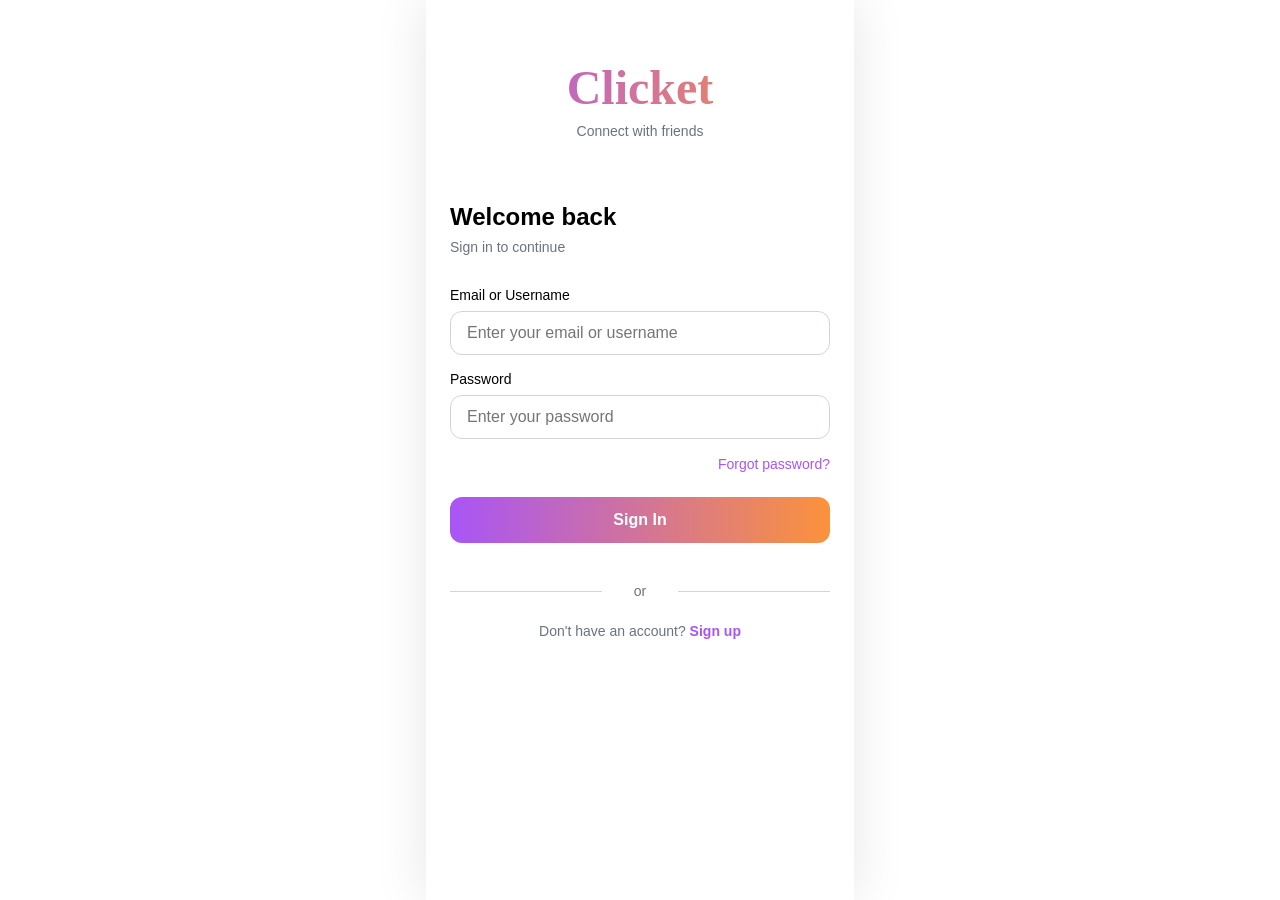
<file: index.html>
<!DOCTYPE html>
<html lang="en">
<head>
    <meta charset="UTF-8">
    <meta name="viewport" content="width=device-width, initial-scale=1.0">
    <title>Clicket - Login</title>
    <style>
        * {
            margin: 0;
            padding: 0;
            box-sizing: border-box;
        }

        body {
            font-family: -apple-system, BlinkMacSystemFont, 'Segoe UI', Roboto, Oxygen, Ubuntu, Cantarell, sans-serif;
            min-height: 100vh;
            background: white;
            display: flex;
            flex-direction: column;
        }

        .app-container {
            width: 100%;
            max-width: 428px;
            margin: 0 auto;
            min-height: 100vh;
            background: white;
            display: flex;
            flex-direction: column;
            box-shadow: 0 0 50px rgba(0, 0, 0, 0.1);
        }

        .header {
            padding: 60px 24px 40px 24px;
            text-align: center;
        }

        .logo {
            font-size: 3rem;
            font-family: cursive;
            font-weight: bold;
            background: linear-gradient(to right, #a855f7, #fb923c);
            -webkit-background-clip: text;
            -webkit-text-fill-color: transparent;
            background-clip: text;
            margin-bottom: 8px;
        }

        .tagline {
            color: #6b7280;
            font-size: 0.875rem;
        }

        .content {
            flex: 1;
            padding: 24px;
            display: flex;
            flex-direction: column;
        }

        .welcome-text {
            margin-bottom: 32px;
        }

        .welcome-text h2 {
            font-size: 1.5rem;
            margin-bottom: 8px;
        }

        .welcome-text p {
            color: #6b7280;
            font-size: 0.875rem;
        }

        .form-group {
            margin-bottom: 16px;
        }

        .form-group label {
            display: block;
            margin-bottom: 8px;
            font-size: 0.875rem;
            font-weight: 500;
        }

        .form-group input {
            width: 100%;
            padding: 12px 16px;
            border: 1px solid #d1d5db;
            border-radius: 12px;
            font-size: 1rem;
        }

        .form-group input:focus {
            outline: none;
            border-color: #a855f7;
        }

        .forgot-password {
            text-align: right;
            margin-bottom: 24px;
        }

        .forgot-password a {
            color: #a855f7;
            text-decoration: none;
            font-size: 0.875rem;
        }

        .btn-primary {
            width: 100%;
            padding: 14px;
            border-radius: 12px;
            background: linear-gradient(to right, #a855f7, #fb923c);
            color: white;
            font-weight: 600;
            font-size: 1rem;
            border: none;
            cursor: pointer;
            margin-bottom: 16px;
        }

        .divider {
            text-align: center;
            margin: 24px 0;
            color: #6b7280;
            font-size: 0.875rem;
            position: relative;
        }

        .divider::before,
        .divider::after {
            content: '';
            position: absolute;
            top: 50%;
            width: 40%;
            height: 1px;
            background: #d1d5db;
        }

        .divider::before {
            left: 0;
        }

        .divider::after {
            right: 0;
        }

        .signup-link {
            text-align: center;
            color: #6b7280;
            font-size: 0.875rem;
        }

        .signup-link a {
            color: #a855f7;
            text-decoration: none;
            font-weight: 600;
        }
    </style>
</head>
<body>
    <div class="app-container">
        <div class="header">
            <div class="logo">Clicket</div>
            <p class="tagline">Connect with friends</p>
        </div>

        <div class="content">
            <div class="welcome-text">
                <h2>Welcome back</h2>
                <p>Sign in to continue</p>
            </div>

            <form id="loginForm">
                <div class="form-group">
                    <label>Email or Username</label>
                    <input type="text" id="username" placeholder="Enter your email or username" required>
                </div>

                <div class="form-group">
                    <label>Password</label>
                    <input type="password" id="password" placeholder="Enter your password" required>
                </div>

                <div class="forgot-password">
                    <a href="#">Forgot password?</a>
                </div>

                <button type="submit" class="btn-primary">Sign In</button>

                <div class="divider">or</div>

                <div class="signup-link">
                    Don't have an account? <a href="signup.html">Sign up</a>
                </div>
            </form>
        </div>
    </div>

    <script>
        document.getElementById('loginForm').addEventListener('submit', function(e) {
            e.preventDefault();
            localStorage.setItem('isLoggedIn', 'true');
            localStorage.setItem('username', document.getElementById('username').value);
            window.location.href = 'home.html';
        });
    </script>
</body>
</html>
</file>
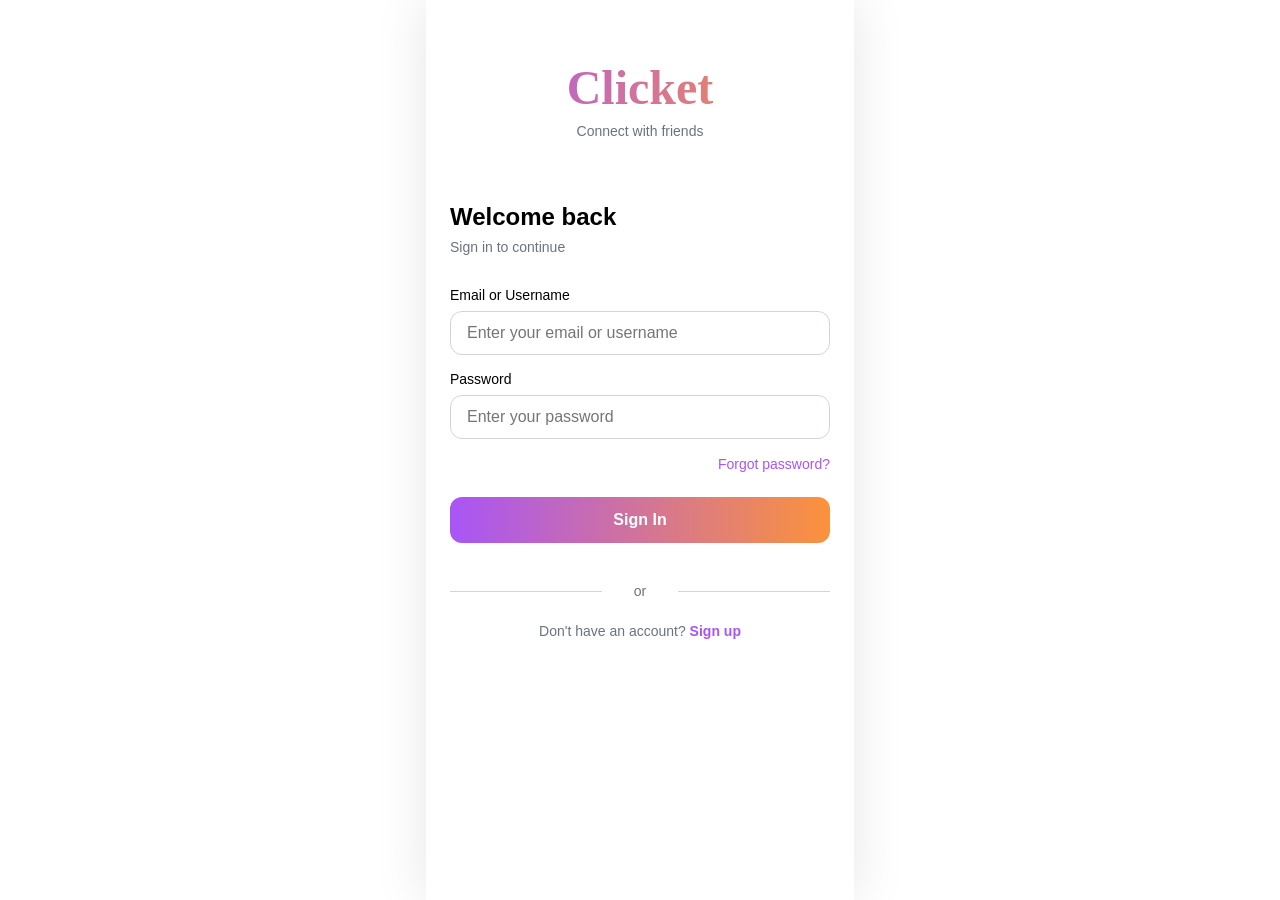
<file: edit-profile.html>
<!DOCTYPE html>
<html lang="en">
<head>
    <meta charset="UTF-8">
    <meta name="viewport" content="width=device-width, initial-scale=1.0">
    <title>Clicket - Edit Profile</title>
    <style>
        * {
            margin: 0;
            padding: 0;
            box-sizing: border-box;
        }

        body {
            font-family: -apple-system, BlinkMacSystemFont, 'Segoe UI', Roboto, Oxygen, Ubuntu, Cantarell, sans-serif;
            min-height: 100vh;
            background: white;
        }

        .app-container {
            width: 100%;
            max-width: 428px;
            margin: 0 auto;
            min-height: 100vh;
            background: white;
            display: flex;
            flex-direction: column;
        }

        .header {
            padding: 16px 24px;
            background: white;
            border-bottom: 1px solid #e5e7eb;
            display: flex;
            align-items: center;
            gap: 16px;
        }

        .back-btn {
            background: none;
            border: none;
            cursor: pointer;
            padding: 4px;
        }

        .back-btn svg {
            width: 24px;
            height: 24px;
            stroke: #000;
            fill: none;
            stroke-width: 2;
        }

        .header-title {
            font-size: 1.25rem;
            font-weight: 600;
        }

        .content {
            flex: 1;
            padding: 24px;
            overflow-y: auto;
            padding-bottom: 100px;
        }

        .profile-pic-section {
            display: flex;
            flex-direction: column;
            align-items: center;
            margin-bottom: 32px;
        }

        .profile-pic {
            width: 96px;
            height: 96px;
            border-radius: 50%;
            object-fit: cover;
            margin-bottom: 12px;
        }

        .change-photo-btn {
            color: #a855f7;
            font-size: 0.875rem;
            font-weight: 600;
            background: none;
            border: none;
            cursor: pointer;
        }

        .form-group {
            margin-bottom: 20px;
        }

        .form-group label {
            display: block;
            margin-bottom: 8px;
            font-size: 0.875rem;
            font-weight: 500;
            color: #374151;
        }

        .form-group input,
        .form-group textarea {
            width: 100%;
            padding: 12px 16px;
            border: 1px solid #d1d5db;
            border-radius: 12px;
            font-size: 1rem;
            font-family: inherit;
        }

        .form-group input:focus,
        .form-group textarea:focus {
            outline: none;
            border-color: #a855f7;
        }

        .form-group textarea {
            resize: vertical;
            min-height: 80px;
        }

        .btn-primary {
            width: 100%;
            padding: 14px;
            border-radius: 12px;
            background: linear-gradient(to right, #a855f7, #fb923c);
            color: white;
            font-weight: 600;
            font-size: 1rem;
            border: none;
            cursor: pointer;
            margin-bottom: 12px;
        }

        .bottom-nav {
            position: fixed;
            bottom: 0;
            width: 100%;
            max-width: 428px;
            background: black;
            padding: 16px 24px;
            display: flex;
            justify-content: space-around;
            align-items: center;
        }

        .nav-btn {
            background: none;
            border: none;
            color: white;
            cursor: pointer;
            padding: 8px;
            position: relative;
        }

        .nav-btn svg {
            width: 28px;
            height: 28px;
            stroke: white;
            fill: none;
            stroke-width: 2;
        }

        .nav-btn.active::before {
            content: '';
            position: absolute;
            top: -20px;
            left: 50%;
            transform: translateX(-50%);
            width: 60px;
            height: 4px;
            background: linear-gradient(to right, #a855f7, #fb923c);
            border-radius: 0 0 4px 4px;
        }
    </style>
</head>
<body>
    <div class="app-container">
        <!-- Header -->
        <div class="header">
            <button class="back-btn" onclick="window.location.href='profile.html'">
                <svg viewBox="0 0 24 24">
                    <path d="M19 12H5M12 19l-7-7 7-7"/>
                </svg>
            </button>
            <h1 class="header-title">Edit Profile</h1>
        </div>

        <!-- Content -->
        <div class="content">
            <div class="profile-pic-section">
                <img src="https://heshshs.github.io/Clicket/deshprofile.jpg" alt="Profile" class="profile-pic">
                <button class="change-photo-btn">Change photo</button>
            </div>

            <form id="editProfileForm">
                <div class="form-group">
                    <label>Display Name</label>
                    <input type="text" id="displayName" value="desh" placeholder="Enter your display name">
                </div>

                <div class="form-group">
                    <label>Username</label>
                    <input type="text" id="username" value="heshesh12" placeholder="Enter your username">
                </div>

                <div class="form-group">
                    <label>Bio</label>
                    <textarea id="bio" placeholder="Tell us about yourself..."></textarea>
                </div>

                <div class="form-group">
                    <label>Email</label>
                    <input type="email" id="email" value="desh@example.com" placeholder="Enter your email">
                </div>

                <div class="form-group">
                    <label>Password</label>
                    <input type="password" id="password" placeholder="Enter new password (leave blank to keep current)">
                </div>

                <button type="submit" class="btn-primary">
                    Save Changes
                </button>
            </form>
        </div>

        <!-- Bottom Navigation -->
        <div class="bottom-nav">
            <button class="nav-btn" onclick="window.location.href='home.html'">
                <svg viewBox="0 0 24 24">
                    <path d="m3 9 9-7 9 7v11a2 2 0 0 1-2 2H5a2 2 0 0 1-2-2z"></path>
                    <polyline points="9 22 9 12 15 12 15 22"></polyline>
                </svg>
            </button>
            <button class="nav-btn" onclick="window.location.href='search.html'">
                <svg viewBox="0 0 24 24">
                    <path d="M16 21v-2a4 4 0 0 0-4-4H6a4 4 0 0 0-4 4v2"></path>
                    <circle cx="9" cy="7" r="4"></circle>
                    <line x1="19" y1="8" x2="19" y2="14"></line>
                    <line x1="22" y1="11" x2="16" y2="11"></line>
                </svg>
            </button>
            <button class="nav-btn" onclick="window.location.href='messages.html'">
                <svg viewBox="0 0 24 24">
                    <path d="M4 4h16c1.1 0 2 .9 2 2v12c0 1.1-.9 2-2 2H4c-1.1 0-2-.9-2-2V6c0-1.1.9-2 2-2z"></path>
                    <polyline points="22,6 12,13 2,6"></polyline>
                </svg>
            </button>
            <button class="nav-btn active" onclick="window.location.href='profile.html'">
                <svg viewBox="0 0 24 24">
                    <path d="M20 21v-2a4 4 0 0 0-4-4H8a4 4 0 0 0-4 4v2"></path>
                    <circle cx="12" cy="7" r="4"></circle>
                </svg>
            </button>
        </div>
    </div>

    <script>
        // Check if user is logged in
        if (!localStorage.getItem('isLoggedIn')) {
            window.location.href = 'index.html';
        }

        document.getElementById('editProfileForm').addEventListener('submit', function(e) {
            e.preventDefault();
            alert('Profile updated successfully!');
            window.location.href = 'profile.html';
        });
    </script>
</body>
</html>
</file>
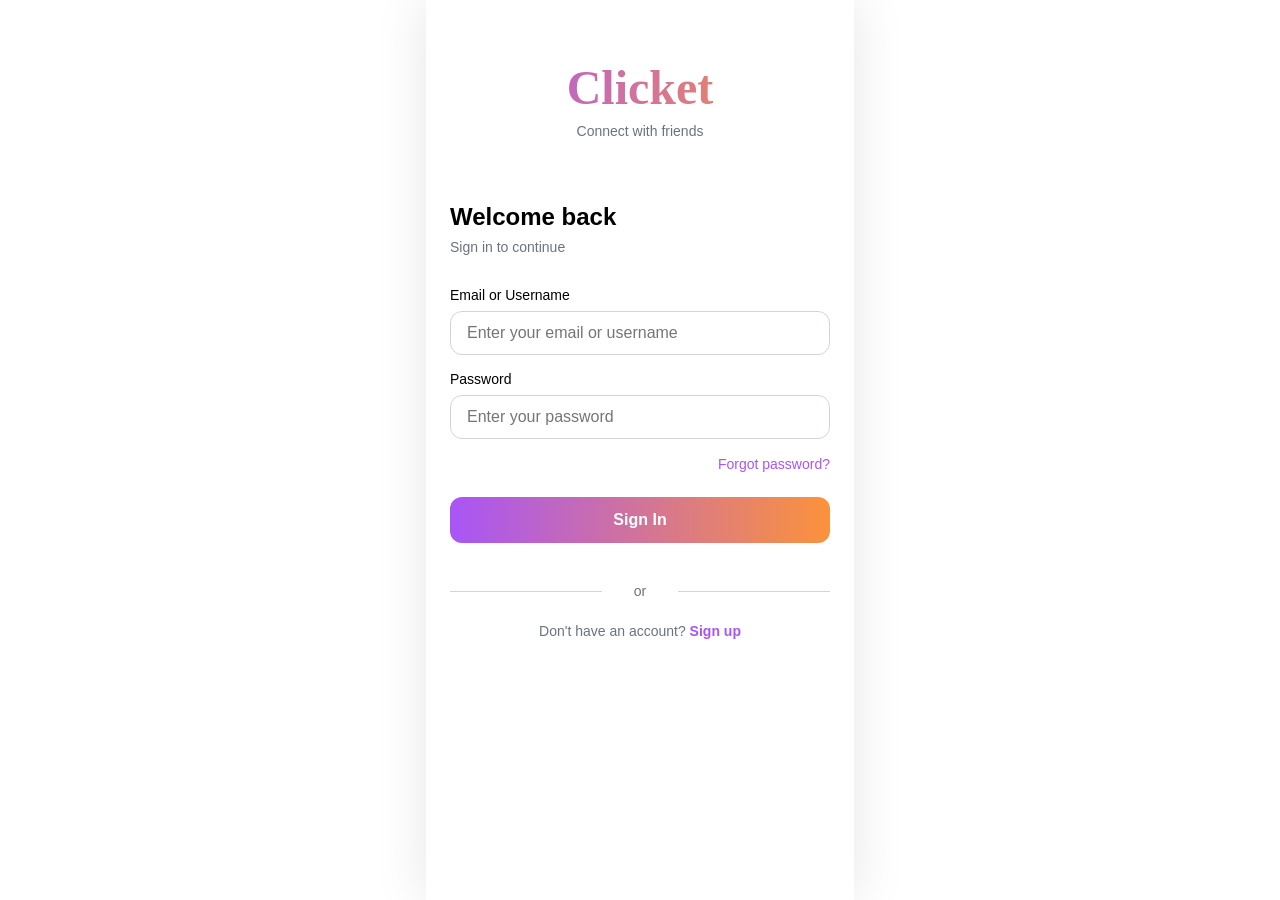
<file: home.html>
<!DOCTYPE html>
<html lang="en">
<head>
    <meta charset="UTF-8">
    <meta name="viewport" content="width=device-width, initial-scale=1.0">
    <title>Clicket - Home</title>
    <style>
        * {
            margin: 0;
            padding: 0;
            box-sizing: border-box;
        }

        body {
            font-family: -apple-system, BlinkMacSystemFont, 'Segoe UI', Roboto, Oxygen, Ubuntu, Cantarell, sans-serif;
            min-height: 100vh;
            background: #f3f4f6;
        }

        .app-container {
            width: 100%;
            max-width: 428px;
            margin: 0 auto;
            min-height: 100vh;
            background: white;
            display: flex;
            flex-direction: column;
        }

        .header {
            padding: 16px 24px;
            background: white;
            border-bottom: 1px solid #e5e7eb;
        }

        .logo {
            font-size: 2rem;
            font-family: cursive;
            font-weight: bold;
            background: linear-gradient(to right, #a855f7, #fb923c);
            -webkit-background-clip: text;
            -webkit-text-fill-color: transparent;
            background-clip: text;
        }

        .feed {
            flex: 1;
            overflow-y: auto;
            padding-bottom: 80px;
        }

        .post {
            border-bottom: 1px solid #e5e7eb;
            padding: 16px 24px;
            background: white;
        }

        .post-header {
            display: flex;
            align-items: center;
            margin-bottom: 12px;
        }

        .avatar {
            width: 40px;
            height: 40px;
            border-radius: 50%;
            margin-right: 12px;
            object-fit: cover;
        }

        .post-user-info {
            flex: 1;
        }

        .post-user-name {
            font-weight: 600;
            font-size: 0.9375rem;
        }

        .post-username {
            color: #6b7280;
            font-size: 0.875rem;
        }

        .post-time {
            color: #9ca3af;
            font-size: 0.875rem;
        }

        .post-content {
            margin-bottom: 12px;
            line-height: 1.5;
        }

        .post-image {
            width: 100%;
            border-radius: 12px;
            margin-bottom: 12px;
        }

        .post-actions {
            display: flex;
            gap: 24px;
            color: #6b7280;
        }

        .action-btn {
            display: flex;
            align-items: center;
            gap: 8px;
            background: none;
            border: none;
            color: #6b7280;
            cursor: pointer;
            font-size: 0.875rem;
        }

        .action-btn svg {
            width: 20px;
            height: 20px;
            stroke: currentColor;
            fill: none;
            stroke-width: 2;
        }

        .bottom-nav {
            position: fixed;
            bottom: 0;
            width: 100%;
            max-width: 428px;
            background: black;
            padding: 16px 24px;
            display: flex;
            justify-content: space-around;
            align-items: center;
        }

        .nav-btn {
            background: none;
            border: none;
            color: white;
            cursor: pointer;
            padding: 8px;
            position: relative;
        }

        .nav-btn svg {
            width: 28px;
            height: 28px;
            stroke: white;
            fill: none;
            stroke-width: 2;
        }

        .nav-btn.active::before {
            content: '';
            position: absolute;
            top: -20px;
            left: 50%;
            transform: translateX(-50%);
            width: 60px;
            height: 4px;
            background: linear-gradient(to right, #a855f7, #fb923c);
            border-radius: 0 0 4px 4px;
        }
    </style>
</head>
<body>
    <div class="app-container">
        <!-- Header -->
        <div class="header">
            <div class="logo">Clicket</div>
        </div>

        <!-- Feed -->
        <div class="feed">
            <!-- Post 1 -->
            <div class="post">
                <div class="post-header">
                    <img src="https://heshshs.github.io/Clicket/pusanijb.png" alt="User" class="avatar">
                    <div class="post-user-info">
                        <div class="post-user-name">JB Miranda</div>
                        <div class="post-username">@jhinfrejb</div>
                    </div>
                    <div class="post-time">2h</div>
                </div>
                
                <img src="https://heshshs.github.io/Clicket/pusa.jpg" alt="Coffee" class="post-image">
                <div class="post-actions">
                    <button class="action-btn">
                        <svg viewBox="0 0 24 24">
                            <path d="M20.84 4.61a5.5 5.5 0 0 0-7.78 0L12 5.67l-1.06-1.06a5.5 5.5 0 0 0-7.78 7.78l1.06 1.06L12 21.23l7.78-7.78 1.06-1.06a5.5 5.5 0 0 0 0-7.78z"></path>
                        </svg>
                        <span>127</span>
                    </button>
                    <button class="action-btn">
                        <svg viewBox="0 0 24 24">
                            <path d="M21 15a2 2 0 0 1-2 2H7l-4 4V5a2 2 0 0 1 2-2h14a2 2 0 0 1 2 2z"></path>
                        </svg>
                        <span>23</span>
                    </button>
                    <button class="action-btn">
                        <svg viewBox="0 0 24 24">
                            <polyline points="23 6 13.5 15.5 8.5 10.5 1 18"></polyline>
                            <polyline points="17 6 23 6 23 12"></polyline>
                        </svg>
                        <span>45</span>
                    </button>
                </div>
            </div>

            <!-- Post 2 -->
            <div class="post">
                <div class="post-header">
                    <img src="https://heshshs.github.io/Clicket/bd6f404dfb47b7d4c4312b7da9ad13ba.jpg" alt="User" class="avatar">
                    <div class="post-user-info">
                        <div class="post-user-name">Kenn Jiro</div>
                        <div class="post-username">@kennjizzy</div>
                    </div>
                    <div class="post-time">5h</div>
                </div>
                
                <img src="https://images.unsplash.com/photo-1506905925346-21bda4d32df4?w=800" alt="Sunset" class="post-image">
                <div class="post-actions">
                    <button class="action-btn">
                        <svg viewBox="0 0 24 24">
                            <path d="M20.84 4.61a5.5 5.5 0 0 0-7.78 0L12 5.67l-1.06-1.06a5.5 5.5 0 0 0-7.78 7.78l1.06 1.06L12 21.23l7.78-7.78 1.06-1.06a5.5 5.5 0 0 0 0-7.78z"></path>
                        </svg>
                        <span>256</span>
                    </button>
                    <button class="action-btn">
                        <svg viewBox="0 0 24 24">
                            <path d="M21 15a2 2 0 0 1-2 2H7l-4 4V5a2 2 0 0 1 2-2h14a2 2 0 0 1 2 2z"></path>
                        </svg>
                        <span>34</span>
                    </button>
                    <button class="action-btn">
                        <svg viewBox="0 0 24 24">
                            <polyline points="23 6 13.5 15.5 8.5 10.5 1 18"></polyline>
                            <polyline points="17 6 23 6 23 12"></polyline>
                        </svg>
                        <span>89</span>
                    </button>
                </div>
            </div>

            <!-- Post 3 -->
            <div class="post">
                <div class="post-header">
                    <img src="https://heshshs.github.io/Clicket/b9b76e99426abcde32fa89beab7d0e73.jpg" alt="User" class="avatar">
                    <div class="post-user-info">
                        <div class="post-user-name">Aaron Uy</div>
                        <div class="post-username">@crow12</div>
                    </div>
                    <div class="post-time">8h</div>
                </div>
               
                <img src="https://images.unsplash.com/photo-1506905925346-21bda4d32df4?w=800" alt="Sunset" class="post-image">
                <div class="post-actions">
                    <button class="action-btn">
                        <svg viewBox="0 0 24 24">
                            <path d="M20.84 4.61a5.5 5.5 0 0 0-7.78 0L12 5.67l-1.06-1.06a5.5 5.5 0 0 0-7.78 7.78l1.06 1.06L12 21.23l7.78-7.78 1.06-1.06a5.5 5.5 0 0 0 0-7.78z"></path>
                        </svg>
                        <span>89</span>
                    </button>
                    <button class="action-btn">
                        <svg viewBox="0 0 24 24">
                            <path d="M21 15a2 2 0 0 1-2 2H7l-4 4V5a2 2 0 0 1 2-2h14a2 2 0 0 1 2 2z"></path>
                        </svg>
                        <span>12</span>
                    </button>
                    <button class="action-btn">
                        <svg viewBox="0 0 24 24">
                            <polyline points="23 6 13.5 15.5 8.5 10.5 1 18"></polyline>
                            <polyline points="17 6 23 6 23 12"></polyline>
                        </svg>
                        <span>34</span>
                    </button>
                </div>
            </div>
        </div>

        <!-- Bottom Navigation -->
        <div class="bottom-nav">
            <button class="nav-btn active" onclick="window.location.href='home.html'">
                <svg viewBox="0 0 24 24">
                    <path d="m3 9 9-7 9 7v11a2 2 0 0 1-2 2H5a2 2 0 0 1-2-2z"></path>
                    <polyline points="9 22 9 12 15 12 15 22"></polyline>
                </svg>
            </button>
            <button class="nav-btn" onclick="window.location.href='search.html'">
                <svg viewBox="0 0 24 24">
                    <path d="M16 21v-2a4 4 0 0 0-4-4H6a4 4 0 0 0-4 4v2"></path>
                    <circle cx="9" cy="7" r="4"></circle>
                    <line x1="19" y1="8" x2="19" y2="14"></line>
                    <line x1="22" y1="11" x2="16" y2="11"></line>
                </svg>
            </button>
            <button class="nav-btn" onclick="window.location.href='messages.html'">
                <svg viewBox="0 0 24 24">
                    <path d="M4 4h16c1.1 0 2 .9 2 2v12c0 1.1-.9 2-2 2H4c-1.1 0-2-.9-2-2V6c0-1.1.9-2 2-2z"></path>
                    <polyline points="22,6 12,13 2,6"></polyline>
                </svg>
            </button>
            <button class="nav-btn" onclick="window.location.href='profile.html'">
                <svg viewBox="0 0 24 24">
                    <path d="M20 21v-2a4 4 0 0 0-4-4H8a4 4 0 0 0-4 4v2"></path>
                    <circle cx="12" cy="7" r="4"></circle>
                </svg>
            </button>
        </div>
    </div>

    <script>
        // Check if user is logged in
        if (!localStorage.getItem('isLoggedIn')) {
            window.location.href = 'index.html';
        }
    </script>
</body>
</html>
</file>
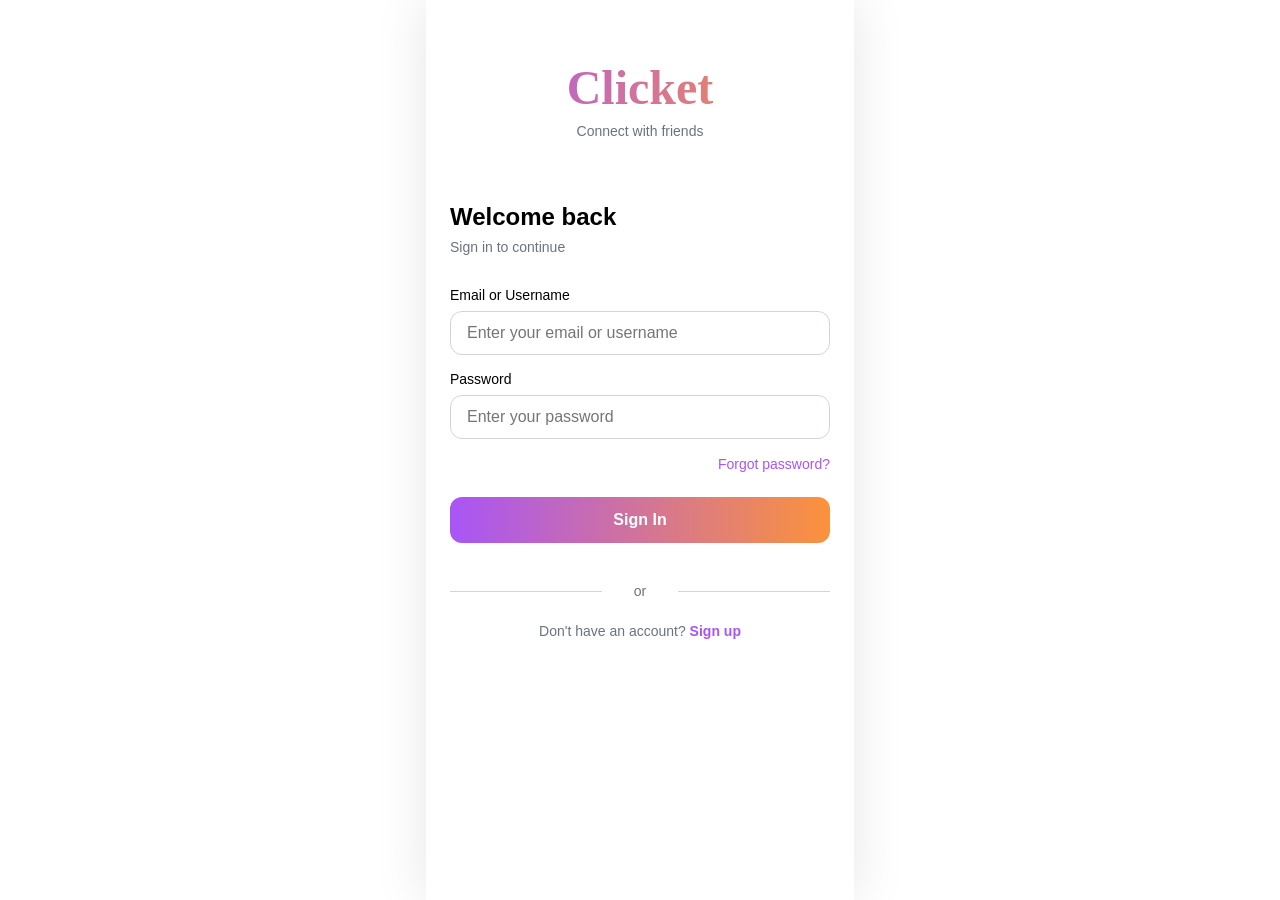
<file: messages.html>
<!DOCTYPE html>
<html lang="en">
<head>
    <meta charset="UTF-8">
    <meta name="viewport" content="width=device-width, initial-scale=1.0">
    <title>Clicket - Messages</title>
    <style>
        * {
            margin: 0;
            padding: 0;
            box-sizing: border-box;
        }

        body {
            font-family: -apple-system, BlinkMacSystemFont, 'Segoe UI', Roboto, Oxygen, Ubuntu, Cantarell, sans-serif;
            min-height: 100vh;
            background: white;
        }

        .app-container {
            width: 100%;
            max-width: 428px;
            margin: 0 auto;
            min-height: 100vh;
            background: white;
            display: flex;
            flex-direction: column;
        }

        .header {
            padding: 16px 24px;
            background: white;
            border-bottom: 1px solid #e5e7eb;
        }

        .logo {
            font-size: 2rem;
            font-family: cursive;
            font-weight: bold;
            background: linear-gradient(to right, #a855f7, #fb923c);
            -webkit-background-clip: text;
            -webkit-text-fill-color: transparent;
            background-clip: text;
        }

        .search-bar {
            padding: 16px 24px;
            background: white;
        }

        .search-input {
            width: 100%;
            padding: 10px 16px;
            border: 1px solid #e5e7eb;
            border-radius: 9999px;
            background: #f9fafb;
            font-size: 0.875rem;
        }

        .search-input:focus {
            outline: none;
            border-color: #a855f7;
        }

        .filter-tabs {
            padding: 0 24px 16px 24px;
            display: flex;
            gap: 8px;
        }

        .filter-btn {
            padding: 4px 16px;
            border-radius: 9999px;
            border: none;
            cursor: pointer;
            font-size: 0.875rem;
        }

        .filter-btn.active {
            background: black;
            color: white;
        }

        .filter-btn.inactive {
            background: #e5e7eb;
            color: black;
        }

        .messages-list {
            flex: 1;
            overflow-y: auto;
            padding-bottom: 80px;
        }

        .message-item {
            padding: 16px 24px;
            display: flex;
            align-items: center;
            gap: 12px;
            border-bottom: 1px solid #e5e7eb;
            cursor: pointer;
        }

        .message-item:hover {
            background: #f9fafb;
        }

        .avatar {
            width: 48px;
            height: 48px;
            border-radius: 50%;
            object-fit: cover;
            flex-shrink: 0;
        }

        .message-content {
            flex: 1;
            min-width: 0;
        }

        .message-header {
            display: flex;
            justify-content: space-between;
            margin-bottom: 4px;
        }

        .message-name {
            font-weight: 600;
            font-size: 0.9375rem;
        }

        .message-time {
            color: #9ca3af;
            font-size: 0.75rem;
        }

        .message-preview {
            color: #6b7280;
            font-size: 0.875rem;
            overflow: hidden;
            text-overflow: ellipsis;
            white-space: nowrap;
        }

        .message-preview.unread {
            font-weight: 600;
            color: #000;
        }

        .unread-badge {
            width: 8px;
            height: 8px;
            background: #a855f7;
            border-radius: 50%;
            flex-shrink: 0;
        }

        /* --- STREAK RIGHT --- */
        .streak-right {
            display: flex;
            flex-direction: column;
            align-items: center;
            margin-left: 8px;
            flex-shrink: 0;
        }

        .streak-right .flame {
            width: 20px;
            height: 20px;
        }

        .streak-right .streak-number {
            font-size: 0.8rem;
            font-weight: bold;
            color: #fb923c; /* orange color */
        }

        .bottom-nav {
            position: fixed;
            bottom: 0;
            width: 100%;
            max-width: 428px;
            background: black;
            padding: 16px 24px;
            display: flex;
            justify-content: space-around;
            align-items: center;
        }

        .nav-btn {
            background: none;
            border: none;
            color: white;
            cursor: pointer;
            padding: 8px;
            position: relative;
        }

        .nav-btn svg {
            width: 28px;
            height: 28px;
            stroke: white;
            fill: none;
            stroke-width: 2;
        }

        .nav-btn.active::before {
            content: '';
            position: absolute;
            top: -20px;
            left: 50%;
            transform: translateX(-50%);
            width: 60px;
            height: 4px;
            background: linear-gradient(to right, #a855f7, #fb923c);
            border-radius: 0 0 4px 4px;
        }
    </style>
</head>
<body>
    <div class="app-container">
        <!-- Header -->
        <div class="header">
            <div class="logo">Clicket</div>
        </div>

        <!-- Search Bar -->
        <div class="search-bar">
            <input type="text" class="search-input" placeholder="Search messages...">
        </div>

        <!-- Filter Tabs -->
        <div class="filter-tabs">
            <button class="filter-btn active">All</button>
            <button class="filter-btn inactive">Unread</button>
            <button class="filter-btn inactive">Groups</button>
        </div>

        <!-- Messages List -->
        <div class="messages-list">
            <!-- Message 1 -->
            <div class="message-item">
                <img src="https://heshshs.github.io/Clicket/pusanijb.png" alt="User" class="avatar">
                <div class="message-content">
                    <div class="message-header">
                        <span class="message-name">JB Miranda</span>
                        <span class="message-time">10:30 AM</span>
                    </div>
                    <div class="message-preview unread">San ka na????</div>
                </div>
                <div class="streak-right">
                    <img src="https://images.emojiterra.com/google/android-11/512px/1f525.png" alt="flame" class="flame">
                    <span class="streak-number">6</span>
                </div>
            </div>

            <!-- Message 2 -->
            <div class="message-item">
                <img src="https://heshshs.github.io/Clicket/bd6f404dfb47b7d4c4312b7da9ad13ba.jpg" alt="User" class="avatar">
                <div class="message-content">
                    <div class="message-header">
                        <span class="message-name">Kenn Jiro</span>
                        <span class="message-time">Yesterday</span>
                    </div>
                    <div class="message-preview">ayos tayo</div>
                </div>
                <div class="streak-right">
                    <img src="https://images.emojiterra.com/google/android-11/512px/1f525.png" alt="flame" class="flame">
                    <span class="streak-number">27</span>
                </div>
            </div>

            <!-- Message 3 -->
            <div class="message-item">
                <img src="https://heshshs.github.io/Clicket/b9b76e99426abcde32fa89beab7d0e73.jpg" alt="User" class="avatar">
                <div class="message-content">
                    <div class="message-header">
                        <span class="message-name">Aaron Uy</span>
                        <span class="message-time">2 days ago</span>
                    </div>
                    <div class="message-preview">Libre kita pizza</div>
                </div>
            </div>
        </div>

        <!-- Bottom Navigation -->
        <div class="bottom-nav">
            <button class="nav-btn" onclick="window.location.href='home.html'">
                <svg viewBox="0 0 24 24">
                    <path d="m3 9 9-7 9 7v11a2 2 0 0 1-2 2H5a2 2 0 0 1-2-2z"></path>
                    <polyline points="9 22 9 12 15 12 15 22"></polyline>
                </svg>
            </button>
            <button class="nav-btn" onclick="window.location.href='search.html'">
                <svg viewBox="0 0 24 24">
                    <path d="M16 21v-2a4 4 0 0 0-4-4H6a4 4 0 0 0-4 4v2"></path>
                    <circle cx="9" cy="7" r="4"></circle>
                    <line x1="19" y1="8" x2="19" y2="14"></line>
                    <line x1="22" y1="11" x2="16" y2="11"></line>
                </svg>
            </button>
            <button class="nav-btn active" onclick="window.location.href='messages.html'">
                <svg viewBox="0 0 24 24">
                    <path d="M4 4h16c1.1 0 2 .9 2 2v12c0 1.1-.9 2-2 2H4c-1.1 0-2-.9-2-2V6c0-1.1.9-2 2-2z"></path>
                    <polyline points="22,6 12,13 2,6"></polyline>
                </svg>
            </button>
            <button class="nav-btn" onclick="window.location.href='profile.html'">
                <svg viewBox="0 0 24 24">
                    <path d="M20 21v-2a4 4 0 0 0-4-4H8a4 4 0 0 0-4 4v2"></path>
                    <circle cx="12" cy="7" r="4"></circle>
                </svg>
            </button>
        </div>
    </div>

    <script>
        // Check if user is logged in
        if (!localStorage.getItem('isLoggedIn')) {
            window.location.href = 'index.html';
        }

        // Filter button functionality
        const filterButtons = document.querySelectorAll('.filter-btn');
        filterButtons.forEach(button => {
            button.addEventListener('click', () => {
                filterButtons.forEach(btn => {
                    btn.classList.remove('active');
                    btn.classList.add('inactive');
                });
                button.classList.remove('inactive');
                button.classList.add('active');
            });
        });
    </script>
</body>
</html>
</file>
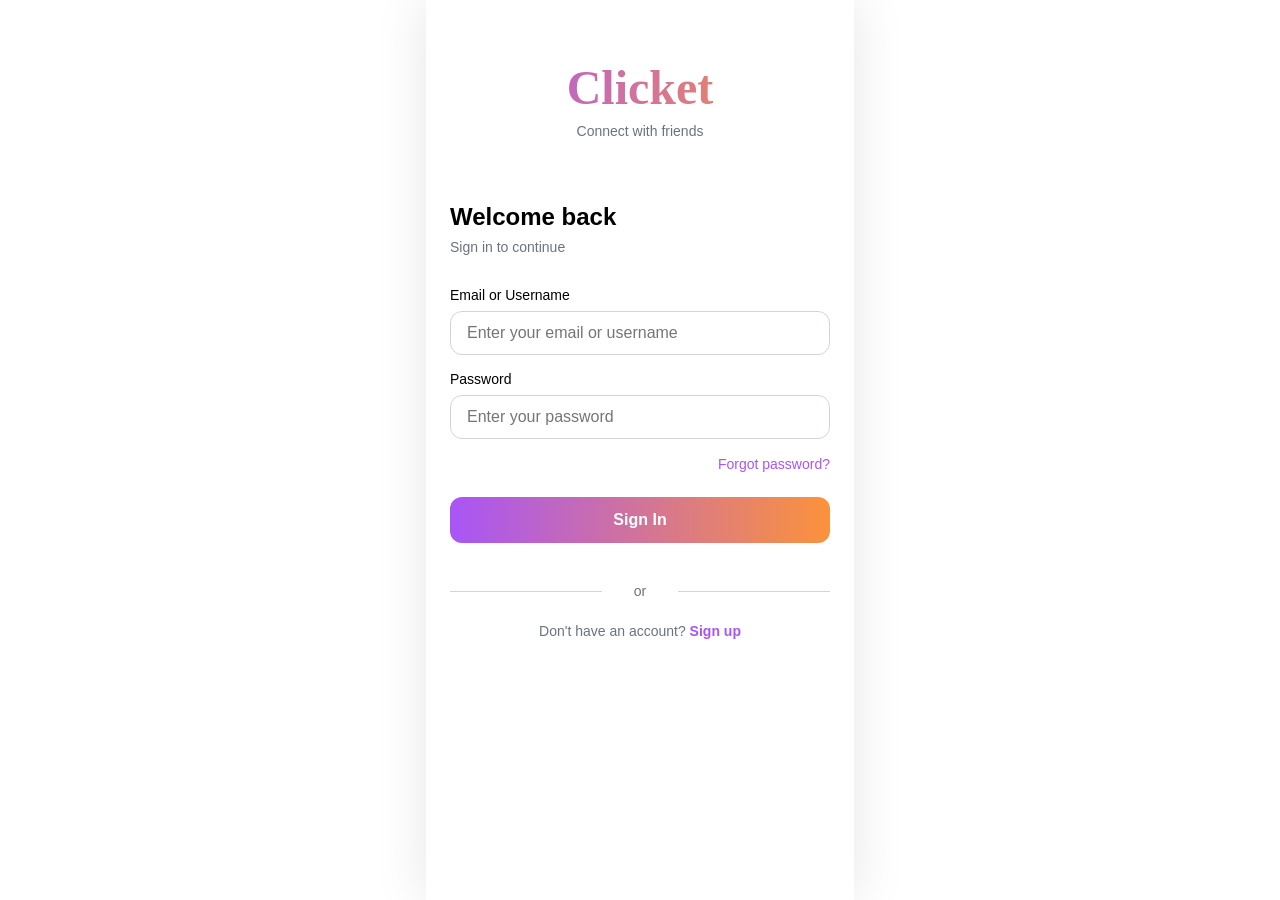
<file: profile.html>
<!DOCTYPE html>
<html lang="en">
<head>
<meta charset="UTF-8">
<meta name="viewport" content="width=device-width, initial-scale=1.0">
<title>Clicket - Profile</title>

<style>
/* RESET */
* {
    margin: 0;
    padding: 0;
    box-sizing: border-box;
}

/* BODY */
body {
    font-family: -apple-system, BlinkMacSystemFont, 'Segoe UI', sans-serif;
    background: #e5e7eb;
    display: flex;
    justify-content: center;
}

/* APP CONTAINER */
.app-container {
    width: 100%;
    max-width: 428px;
    min-height: 100vh;
    background: white;
    display: flex;
    flex-direction: column;
}

/* HEADER */
.header {
    display: flex;
    justify-content: space-between;
    align-items: center;
    padding: 16px 20px;
    border-bottom: 1px solid #eee;
    min-height: 60px; /* ensures icon has space */
}

/* LOGO */
.logo {
    font-size: 1.8rem;
    font-family: cursive;
    font-weight: bold;
    background: linear-gradient(to right, #a855f7, #fb923c);
    -webkit-background-clip: text;
    -webkit-text-fill-color: transparent;
}

/* SETTINGS ICON BUTTON */
.settings-btn {
    background: none;
    border: none;
    cursor: pointer;
    display: flex;
    align-items: center;
    justify-content: center;
    padding: 0;
}

.settings-btn svg {
    width: 28px;   /* larger for full visibility */
    height: 28px;
    stroke: black;
    fill: none;
    stroke-width: 2;
}

/* PROFILE SECTION */
.profile-section {
    flex: 1;
    text-align: center;
    padding: 30px 20px 100px;
}

.profile-pic {
    width: 90px;
    height: 90px;
    border-radius: 50%;
}

.display-name {
    margin-top: 10px;
    font-weight: 600;
}

.username {
    color: gray;
    font-size: 14px;
}

/* STATS */
.stats {
    display: flex;
    justify-content: center;
    gap: 30px;
    margin: 20px 0;
}

.stat-value {
    font-weight: bold;
}

/* BUTTON */
.edit-profile-btn {
    padding: 8px 20px;
    border-radius: 20px;
    border: 1px solid #ccc;
    background: white;
    cursor: pointer;
}

/* POSTS GRID */
.posts-grid {
    display: grid;
    grid-template-columns: repeat(2, 1fr);
    gap: 8px;
    margin-top: 20px;
}

.post-thumbnail {
    width: 100%;
    border-radius: 8px;
}

/* NAV BAR */
.bottom-nav {
    position: fixed;
    bottom: 0;
    left: 50%;
    transform: translateX(-50%);
    width: 100%;
    max-width: 428px;
    background: black;
    padding: 14px 20px;
    display: flex;
    justify-content: space-around;
    align-items: center;
}

/* NAV BUTTON */
.nav-btn {
    background: none;
    border: none;
    cursor: pointer;
    padding: 8px;
    position: relative;
}

.nav-btn svg {
    width: 26px;
    height: 26px;
    stroke: white;
    fill: none;
    stroke-width: 2;
}

.nav-btn.active::before {
    content: '';
    position: absolute;
    top: -14px;
    left: 50%;
    transform: translateX(-50%);
    width: 45px;
    height: 4px;
    background: linear-gradient(to right, #a855f7, #fb923c);
    border-radius: 0 0 4px 4px;
}

.settings-img {
    width: 28px;   /* adjust as needed */
    height: 28px;
    object-fit: contain;
}
</style>
</head>

<body>

<div class="app-container">

    <!-- HEADER -->
    <div class="header">
        <div class="logo">Clicket</div>

        <!-- SETTINGS -->
        <button class="settings-btn" onclick="window.location.href='settings.html'">
    <img src="https://cdn-icons-png.flaticon.com/512/126/126472.png" alt="Settings" class="settings-img">
</button>
    </div>

    <!-- PROFILE SECTION -->
    <div class="profile-section">
        <img src="https://heshshs.github.io/Clicket/deshprofile.jpg" class="profile-pic">

        <h2 class="display-name">desh</h2>
        <p class="username">@heshesh12</p>

        <div class="stats">
            <div><div class="stat-value">10</div>Following</div>
            <div><div class="stat-value">6767</div>Followers</div>
            <div><div class="stat-value">3</div>Posts</div>
        </div>

        <button class="edit-profile-btn" onclick="location.href='edit-profile.html'">
            Edit Profile
        </button>

        <div class="posts-grid">
            <img src="https://heshshs.github.io/Clicket/1444e83054f150c7f0a04441574d2a75.jpg" class="post-thumbnail">
            <img src="https://heshshs.github.io/Clicket/67833d1bc407cb2a8c1d9ea29d6fa9cb.jpg" class="post-thumbnail">
            <img src="https://heshshs.github.io/Clicket/9951e7300e4e445cddfa363f807362ef%20(1).jpg" class="post-thumbnail">
        </div>
    </div>

    <!-- BOTTOM NAV -->
    <div class="bottom-nav">
        <button class="nav-btn" onclick="window.location.href='home.html'">
            <svg viewBox="0 0 24 24">
                <path d="m3 9 9-7 9 7v11a2 2 0 0 1-2 2H5a2 2 0 0 1-2-2z"></path>
                <polyline points="9 22 9 12 15 12 15 22"></polyline>
            </svg>
        </button>

        <button class="nav-btn" onclick="window.location.href='search.html'">
            <svg viewBox="0 0 24 24">
                <path d="M16 21v-2a4 4 0 0 0-4-4H6a4 4 0 0 0-4 4v2"></path>
                <circle cx="9" cy="7" r="4"></circle>
                <line x1="19" y1="8" x2="19" y2="14"></line>
                <line x1="22" y1="11" x2="16" y2="11"></line>
            </svg>
        </button>

        <button class="nav-btn" onclick="window.location.href='messages.html'">
            <svg viewBox="0 0 24 24">
                <path d="M4 4h16c1.1 0 2 .9 2 2v12c0 1.1-.9 2-2 2H4c-1.1 0-2-.9-2-2V6c0-1.1.9-2 2-2z"></path>
                <polyline points="22,6 12,13 2,6"></polyline>
            </svg>
        </button>

        <button class="nav-btn active" onclick="window.location.href='profile.html'">
            <svg viewBox="0 0 24 24">
                <path d="M20 21v-2a4 4 0 0 0-4-4H8a4 4 0 0 0-4 4v2"></path>
                <circle cx="12" cy="7" r="4"></circle>
            </svg>
        </button>
    </div>

</div>

<script>
// Redirect if not logged in
if (!localStorage.getItem('isLoggedIn')) {
    window.location.href = 'index.html';
}
</script>

</body>
</html>
</file>
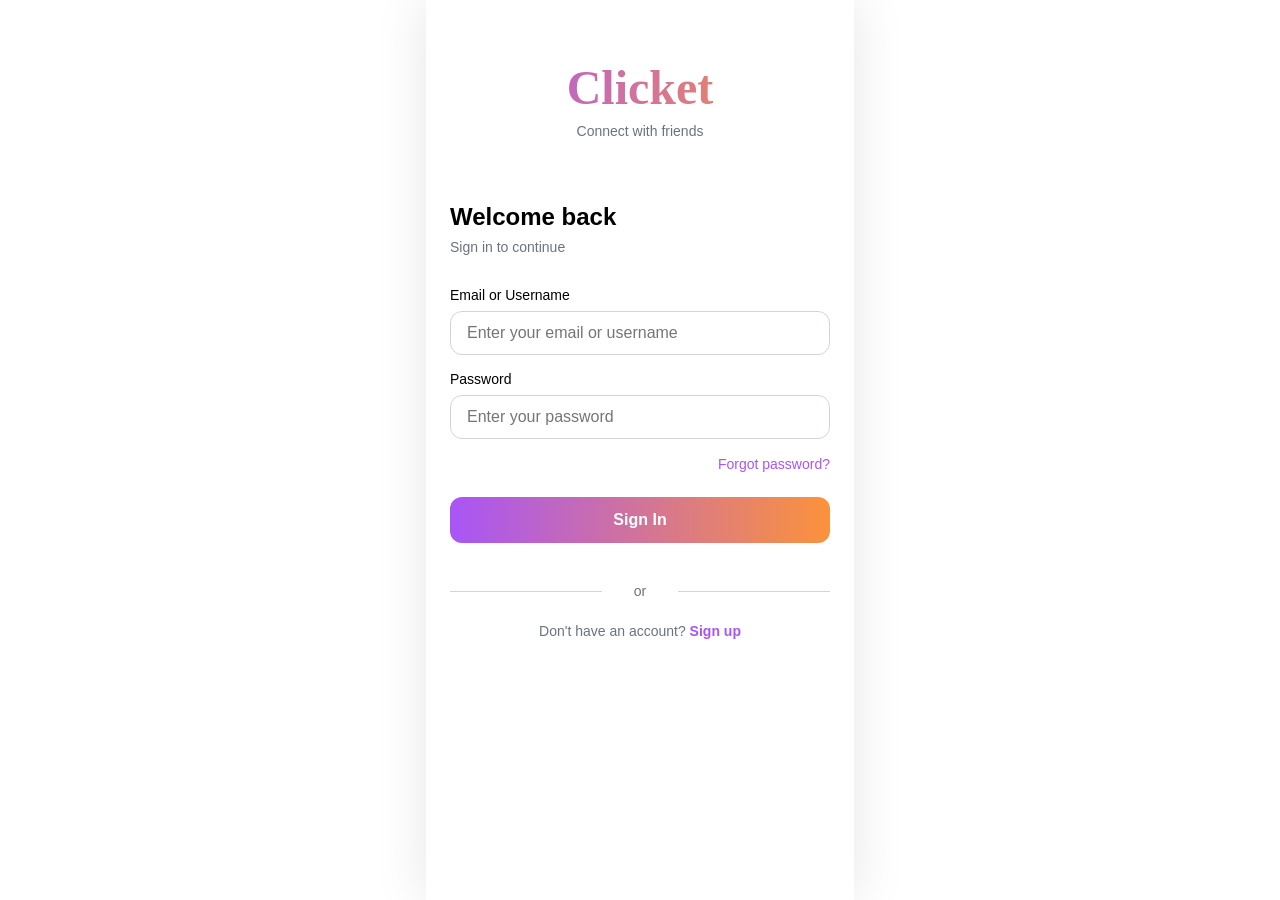
<file: search.html>
<!DOCTYPE html>
<html lang="en">
<head>
    <meta charset="UTF-8">
    <meta name="viewport" content="width=device-width, initial-scale=1.0">
    <title>Clicket - Search</title>
    <style>
        * {
            margin: 0;
            padding: 0;
            box-sizing: border-box;
        }

        body {
            font-family: -apple-system, BlinkMacSystemFont, 'Segoe UI', Roboto, Oxygen, Ubuntu, Cantarell, sans-serif;
            min-height: 100vh;
            background: white;
        }

        .app-container {
            width: 100%;
            max-width: 428px;
            margin: 0 auto;
            min-height: 100vh;
            background: white;
            display: flex;
            flex-direction: column;
        }

        .header {
            padding: 16px 24px;
            background: white;
            border-bottom: 1px solid #e5e7eb;
        }

        .logo {
            font-size: 2rem;
            font-family: cursive;
            font-weight: bold;
            background: linear-gradient(to right, #a855f7, #fb923c);
            -webkit-background-clip: text;
            -webkit-text-fill-color: transparent;
            background-clip: text;
        }

        .search-bar {
            padding: 16px 24px;
            background: white;
        }

        .search-input {
            width: 100%;
            padding: 10px 16px;
            border: 1px solid #e5e7eb;
            border-radius: 9999px;
            background: #f9fafb;
            font-size: 0.875rem;
        }

        .search-input:focus {
            outline: none;
            border-color: #a855f7;
        }

        .section-title {
            padding: 16px 24px 8px 24px;
            font-weight: 600;
            font-size: 1rem;
        }

        .users-list {
            flex: 1;
            overflow-y: auto;
            padding-bottom: 80px;
        }

        .user-item {
            padding: 12px 24px;
            display: flex;
            align-items: center;
            gap: 12px;
            border-bottom: 1px solid #f3f4f6;
        }

        .avatar {
            width: 48px;
            height: 48px;
            border-radius: 50%;
            object-fit: cover;
            flex-shrink: 0;
        }

        .user-info {
            flex: 1;
            min-width: 0;
        }

        .user-name {
            font-weight: 600;
            font-size: 0.9375rem;
            margin-bottom: 2px;
        }

        .username {
            color: #6b7280;
            font-size: 0.875rem;
        }

        .follow-btn {
            padding: 6px 20px;
            border-radius: 9999px;
            background: linear-gradient(to right, #a855f7, #fb923c);
            color: white;
            border: none;
            font-size: 0.875rem;
            font-weight: 600;
            cursor: pointer;
            flex-shrink: 0;
        }

        .follow-btn.following {
            background: white;
            color: #6b7280;
            border: 1px solid #d1d5db;
        }

        .bottom-nav {
            position: fixed;
            bottom: 0;
            width: 100%;
            max-width: 428px;
            background: black;
            padding: 16px 24px;
            display: flex;
            justify-content: space-around;
            align-items: center;
        }

        .nav-btn {
            background: none;
            border: none;
            color: white;
            cursor: pointer;
            padding: 8px;
            position: relative;
        }

        .nav-btn svg {
            width: 28px;
            height: 28px;
            stroke: white;
            fill: none;
            stroke-width: 2;
        }

        .nav-btn.active::before {
            content: '';
            position: absolute;
            top: -20px;
            left: 50%;
            transform: translateX(-50%);
            width: 60px;
            height: 4px;
            background: linear-gradient(to right, #a855f7, #fb923c);
            border-radius: 0 0 4px 4px;
        }
    </style>
</head>
<body>
    <div class="app-container">
        <!-- Header -->
        <div class="header">
            <div class="logo">Clicket</div>
        </div>

        <!-- Search Bar -->
        <div class="search-bar">
            <input type="text" class="search-input" placeholder="Search people...">
        </div>

        <div class="section-title">Suggested for you</div>

        <!-- Users List -->
        <div class="users-list">
            <div class="user-item">
                <img src="https://heshshs.github.io/Clicket/pusanijb.png" alt="User" class="avatar">
                <div class="user-info">
                    <div class="user-name">JB Miranda</div>
                    <div class="username">@jhinfrejb</div>
                </div>
                <button class="follow-btn" onclick="toggleFollow(this)">Follow</button>
            </div>

            <div class="user-item">
                <img src="https://heshshs.github.io/Clicket/bd6f404dfb47b7d4c4312b7da9ad13ba.jpg" alt="User" class="avatar">
                <div class="user-info">
                    <div class="user-name">Kenn Jiro</div>
                    <div class="username">@Kennjizzy</div>
                </div>
                <button class="follow-btn" onclick="toggleFollow(this)">Follow</button>
            </div>

            <div class="user-item">
                <img src="https://heshshs.github.io/Clicket/b9b76e99426abcde32fa89beab7d0e73.jpg" alt="User" class="avatar">
                <div class="user-info">
                    <div class="user-name">Aaron Uy</div>
                    <div class="username">@crow12</div>
                </div>
                <button class="follow-btn" onclick="toggleFollow(this)">Follow</button>
            </div>

            
        </div>

        <!-- Bottom Navigation -->
        <div class="bottom-nav">
            <button class="nav-btn" onclick="window.location.href='home.html'">
                <svg viewBox="0 0 24 24">
                    <path d="m3 9 9-7 9 7v11a2 2 0 0 1-2 2H5a2 2 0 0 1-2-2z"></path>
                    <polyline points="9 22 9 12 15 12 15 22"></polyline>
                </svg>
            </button>
            <button class="nav-btn active" onclick="window.location.href='search.html'">
                <svg viewBox="0 0 24 24">
                    <path d="M16 21v-2a4 4 0 0 0-4-4H6a4 4 0 0 0-4 4v2"></path>
                    <circle cx="9" cy="7" r="4"></circle>
                    <line x1="19" y1="8" x2="19" y2="14"></line>
                    <line x1="22" y1="11" x2="16" y2="11"></line>
                </svg>
            </button>
            <button class="nav-btn" onclick="window.location.href='messages.html'">
                <svg viewBox="0 0 24 24">
                    <path d="M4 4h16c1.1 0 2 .9 2 2v12c0 1.1-.9 2-2 2H4c-1.1 0-2-.9-2-2V6c0-1.1.9-2 2-2z"></path>
                    <polyline points="22,6 12,13 2,6"></polyline>
                </svg>
            </button>
            <button class="nav-btn" onclick="window.location.href='profile.html'">
                <svg viewBox="0 0 24 24">
                    <path d="M20 21v-2a4 4 0 0 0-4-4H8a4 4 0 0 0-4 4v2"></path>
                    <circle cx="12" cy="7" r="4"></circle>
                </svg>
            </button>
        </div>
    </div>

    <script>
        // Check if user is logged in
        if (!localStorage.getItem('isLoggedIn')) {
            window.location.href = 'index.html';
        }

        function toggleFollow(button) {
            if (button.classList.contains('following')) {
                button.classList.remove('following');
                button.textContent = 'Follow';
            } else {
                button.classList.add('following');
                button.textContent = 'Following';
            }
        }
    </script>
</body>
</html>
</file>
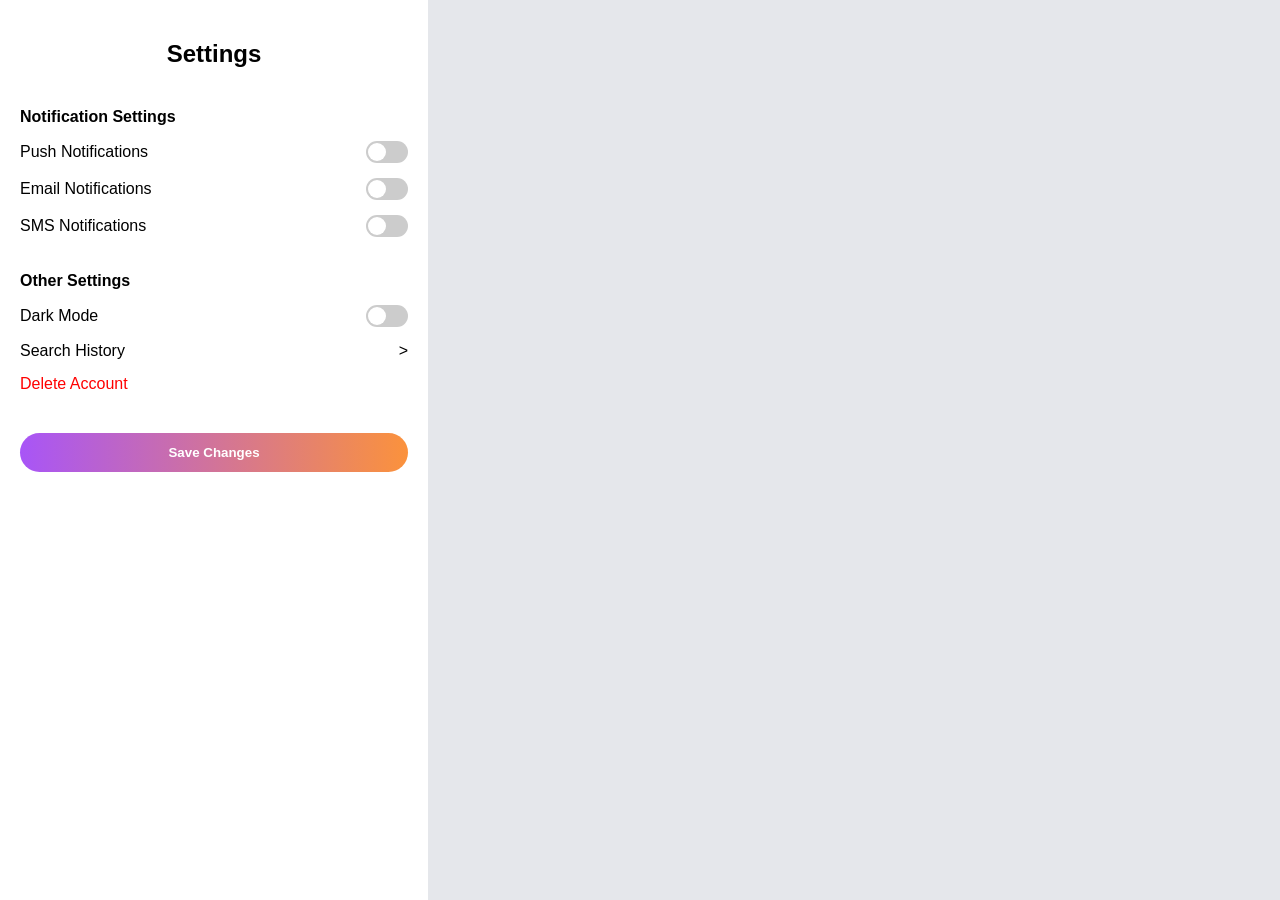
<file: settings.html>
<!DOCTYPE html>
<html lang="en">
<head>
<meta charset="UTF-8">
<meta name="viewport" content="width=device-width, initial-scale=1.0">
<title>Settings</title>

<style>
/* RESET */
* {
    margin: 0;
    padding: 0;
    box-sizing: border-box;
}

/* BODY */
body {
    font-family: -apple-system, BlinkMacSystemFont, 'Segoe UI', sans-serif;
    background: #e5e7eb;
    display: flex;
    justify-content: center; /* horizontal center */
    min-height: 100vh;
    flex-direction: column;
}

/* CONTAINER */
.app-container {
    width: 100%;
    max-width: 428px;
    min-height: 100vh;
    background: white;
    padding: 20px;
    display: flex;
    flex-direction: column;
    overflow-y: auto; /* scroll if content taller than screen */
}

/* TITLES */
h2 {
    text-align: center;
    margin: 20px 0;
}

h4 {
    margin-bottom: 10px;
}

/* SECTION */
.section {
    margin-top: 20px;
}

/* SETTINGS ROW */
.setting {
    display: flex;
    justify-content: space-between;
    align-items: center;
    margin: 15px 0;
}

/* SWITCH */
.switch {
    position: relative;
    width: 42px;
    height: 22px;
}

.switch input {
    display: none;
}

.slider {
    position: absolute;
    background: #ccc;
    border-radius: 20px;
    width: 100%;
    height: 100%;
    cursor: pointer;
}

.slider::before {
    content: "";
    position: absolute;
    width: 18px;
    height: 18px;
    background: white;
    border-radius: 50%;
    top: 2px;
    left: 2px;
    transition: 0.3s;
}

input:checked + .slider {
    background: linear-gradient(to right, #a855f7, #fb923c);
}

input:checked + .slider::before {
    transform: translateX(20px);
}

/* SAVE BUTTON */
.save {
    width: 100%;
    padding: 12px;
    border: none;
    border-radius: 20px;
    background: linear-gradient(to right, #a855f7, #fb923c);
    color: white;
    margin-top: 25px;
    font-weight: bold;
    cursor: pointer;
}

/* DARK MODE */
.dark-mode body {
    background: #1f2937;
    color: #f9fafb;
}

.dark-mode .app-container {
    background: #0a0a0a;
    color: #f9fafb;
}

.dark-mode h2, 
.dark-mode h4, 
.dark-mode span {
    color: #f9fafb;
}

.dark-mode .save {
    background: linear-gradient(to right, #7c3aed, #f97316);
}

/* SCROLLBAR FOR DARK MODE */
.dark-mode .app-container::-webkit-scrollbar {
    width: 6px;
}

.dark-mode .app-container::-webkit-scrollbar-thumb {
    background: #555;
    border-radius: 3px;
}
</style>
</head>

<body>

<div class="app-container">

    <h2>Settings</h2>

    <div class="section">
        <h4>Notification Settings</h4>

        <div class="setting">
            <span>Push Notifications</span>
            <label class="switch">
                <input type="checkbox" id="pushNotif">
                <span class="slider"></span>
            </label>
        </div>

        <div class="setting">
            <span>Email Notifications</span>
            <label class="switch">
                <input type="checkbox" id="emailNotif">
                <span class="slider"></span>
            </label>
        </div>

        <div class="setting">
            <span>SMS Notifications</span>
            <label class="switch">
                <input type="checkbox" id="smsNotif">
                <span class="slider"></span>
            </label>
        </div>
    </div>

    <div class="section">
        <h4>Other Settings</h4>

        <div class="setting">
            <span>Dark Mode</span>
            <label class="switch">
                <input type="checkbox" id="darkMode">
                <span class="slider"></span>
            </label>
        </div>

        <div class="setting">
            <span>Search History</span>
            <span>></span>
        </div>

        <div class="setting">
            <span style="color:red;">Delete Account</span>
        </div>
    </div>

    <button class="save" onclick="saveSettings()">Save Changes</button>

</div>

<script>
// APPLY DARK MODE
function applyDarkMode(isDark) {
    if (isDark) {
        document.body.classList.add("dark-mode");
    } else {
        document.body.classList.remove("dark-mode");
    }
}

// LOAD SAVED SETTINGS ON PAGE LOAD
window.onload = function () {
    const darkModeEnabled = localStorage.getItem("darkMode") === "true";
    const pushEnabled = localStorage.getItem("pushNotif") === "true";
    const emailEnabled = localStorage.getItem("emailNotif") === "true";
    const smsEnabled = localStorage.getItem("smsNotif") === "true";

    document.getElementById("darkMode").checked = darkModeEnabled;
    document.getElementById("pushNotif").checked = pushEnabled;
    document.getElementById("emailNotif").checked = emailEnabled;
    document.getElementById("smsNotif").checked = smsEnabled;

    applyDarkMode(darkModeEnabled);
};

// TOGGLE DARK MODE ON SWITCH
document.getElementById("darkMode").addEventListener("change", function () {
    applyDarkMode(this.checked);
});

// SAVE SETTINGS
function saveSettings() {
    localStorage.setItem("darkMode", document.getElementById("darkMode").checked);
    localStorage.setItem("pushNotif", document.getElementById("pushNotif").checked);
    localStorage.setItem("emailNotif", document.getElementById("emailNotif").checked);
    localStorage.setItem("smsNotif", document.getElementById("smsNotif").checked);

    // Redirect to profile or another page
    window.location.href = "profile.html";
}
</script>

</body>
</html>
</file>
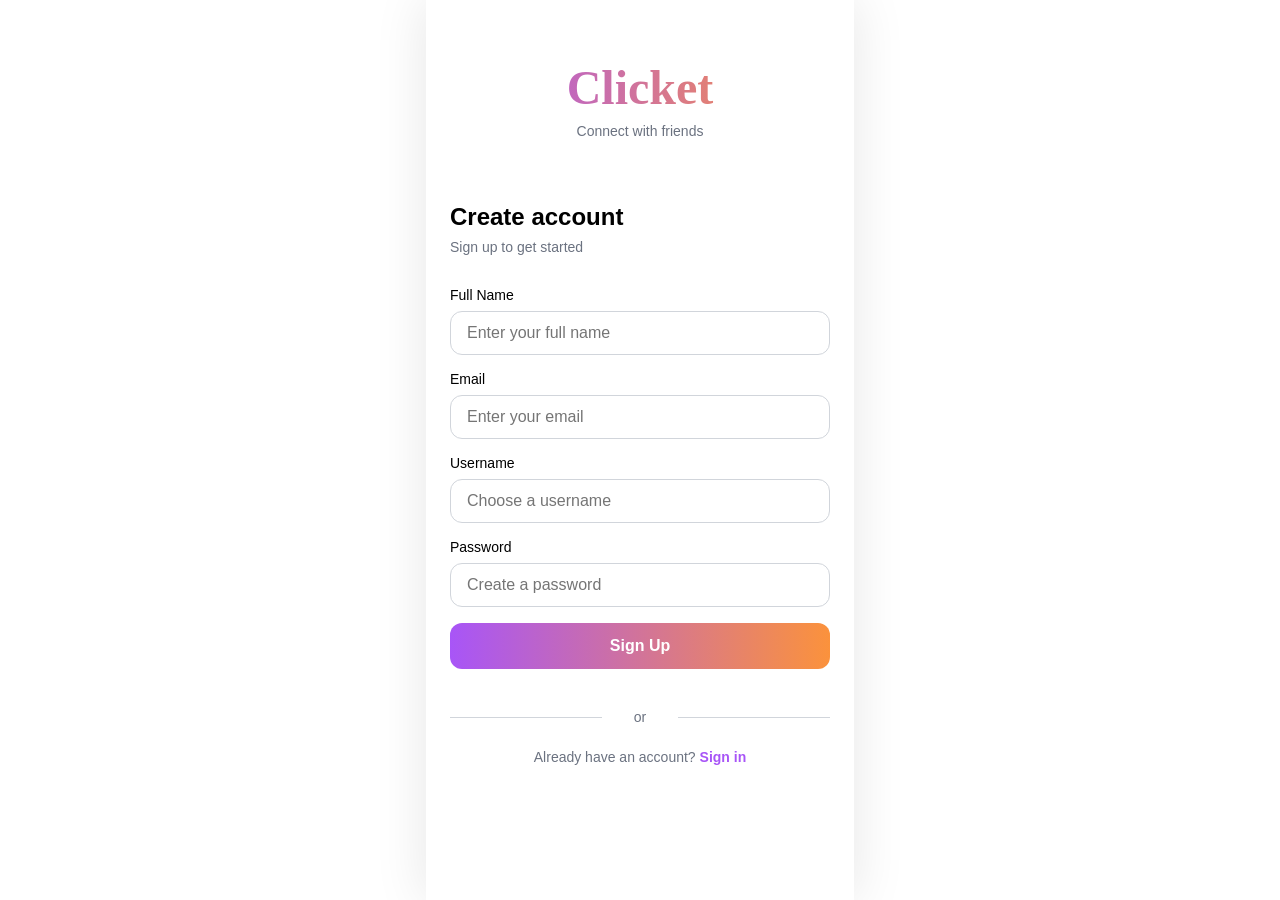
<file: signup.html>
<!DOCTYPE html>
<html lang="en">
<head>
    <meta charset="UTF-8">
    <meta name="viewport" content="width=device-width, initial-scale=1.0">
    <title>Clicket - Sign Up</title>
    <style>
        * {
            margin: 0;
            padding: 0;
            box-sizing: border-box;
        }

        body {
            font-family: -apple-system, BlinkMacSystemFont, 'Segoe UI', Roboto, Oxygen, Ubuntu, Cantarell, sans-serif;
            min-height: 100vh;
            background: white;
            display: flex;
            flex-direction: column;
        }

        .app-container {
            width: 100%;
            max-width: 428px;
            margin: 0 auto;
            min-height: 100vh;
            background: white;
            display: flex;
            flex-direction: column;
            box-shadow: 0 0 50px rgba(0, 0, 0, 0.1);
        }

        .header {
            padding: 60px 24px 40px 24px;
            text-align: center;
        }

        .logo {
            font-size: 3rem;
            font-family: cursive;
            font-weight: bold;
            background: linear-gradient(to right, #a855f7, #fb923c);
            -webkit-background-clip: text;
            -webkit-text-fill-color: transparent;
            background-clip: text;
            margin-bottom: 8px;
        }

        .tagline {
            color: #6b7280;
            font-size: 0.875rem;
        }

        .content {
            flex: 1;
            padding: 24px;
            display: flex;
            flex-direction: column;
        }

        .welcome-text {
            margin-bottom: 32px;
        }

        .welcome-text h2 {
            font-size: 1.5rem;
            margin-bottom: 8px;
        }

        .welcome-text p {
            color: #6b7280;
            font-size: 0.875rem;
        }

        .form-group {
            margin-bottom: 16px;
        }

        .form-group label {
            display: block;
            margin-bottom: 8px;
            font-size: 0.875rem;
            font-weight: 500;
        }

        .form-group input {
            width: 100%;
            padding: 12px 16px;
            border: 1px solid #d1d5db;
            border-radius: 12px;
            font-size: 1rem;
        }

        .form-group input:focus {
            outline: none;
            border-color: #a855f7;
        }

        .btn-primary {
            width: 100%;
            padding: 14px;
            border-radius: 12px;
            background: linear-gradient(to right, #a855f7, #fb923c);
            color: white;
            font-weight: 600;
            font-size: 1rem;
            border: none;
            cursor: pointer;
            margin-bottom: 16px;
        }

        .divider {
            text-align: center;
            margin: 24px 0;
            color: #6b7280;
            font-size: 0.875rem;
            position: relative;
        }

        .divider::before,
        .divider::after {
            content: '';
            position: absolute;
            top: 50%;
            width: 40%;
            height: 1px;
            background: #d1d5db;
        }

        .divider::before {
            left: 0;
        }

        .divider::after {
            right: 0;
        }

        .login-link {
            text-align: center;
            color: #6b7280;
            font-size: 0.875rem;
        }

        .login-link a {
            color: #a855f7;
            text-decoration: none;
            font-weight: 600;
        }
    </style>
</head>
<body>
    <div class="app-container">
        <div class="header">
            <div class="logo">Clicket</div>
            <p class="tagline">Connect with friends</p>
        </div>

        <div class="content">
            <div class="welcome-text">
                <h2>Create account</h2>
                <p>Sign up to get started</p>
            </div>

            <form id="signupForm">
                <div class="form-group">
                    <label>Full Name</label>
                    <input type="text" id="fullname" placeholder="Enter your full name" required>
                </div>

                <div class="form-group">
                    <label>Email</label>
                    <input type="email" id="email" placeholder="Enter your email" required>
                </div>

                <div class="form-group">
                    <label>Username</label>
                    <input type="text" id="username" placeholder="Choose a username" required>
                </div>

                <div class="form-group">
                    <label>Password</label>
                    <input type="password" id="password" placeholder="Create a password" required>
                </div>

                <button type="submit" class="btn-primary">Sign Up</button>

                <div class="divider">or</div>

                <div class="login-link">
                    Already have an account? <a href="index.html">Sign in</a>
                </div>
            </form>
        </div>
    </div>

    <script>
        document.getElementById('signupForm').addEventListener('submit', function(e) {
            e.preventDefault();
            localStorage.setItem('isLoggedIn', 'true');
            localStorage.setItem('username', document.getElementById('username').value);
            window.location.href = 'home.html';
        });
    </script>
</body>
</html>
</file>
